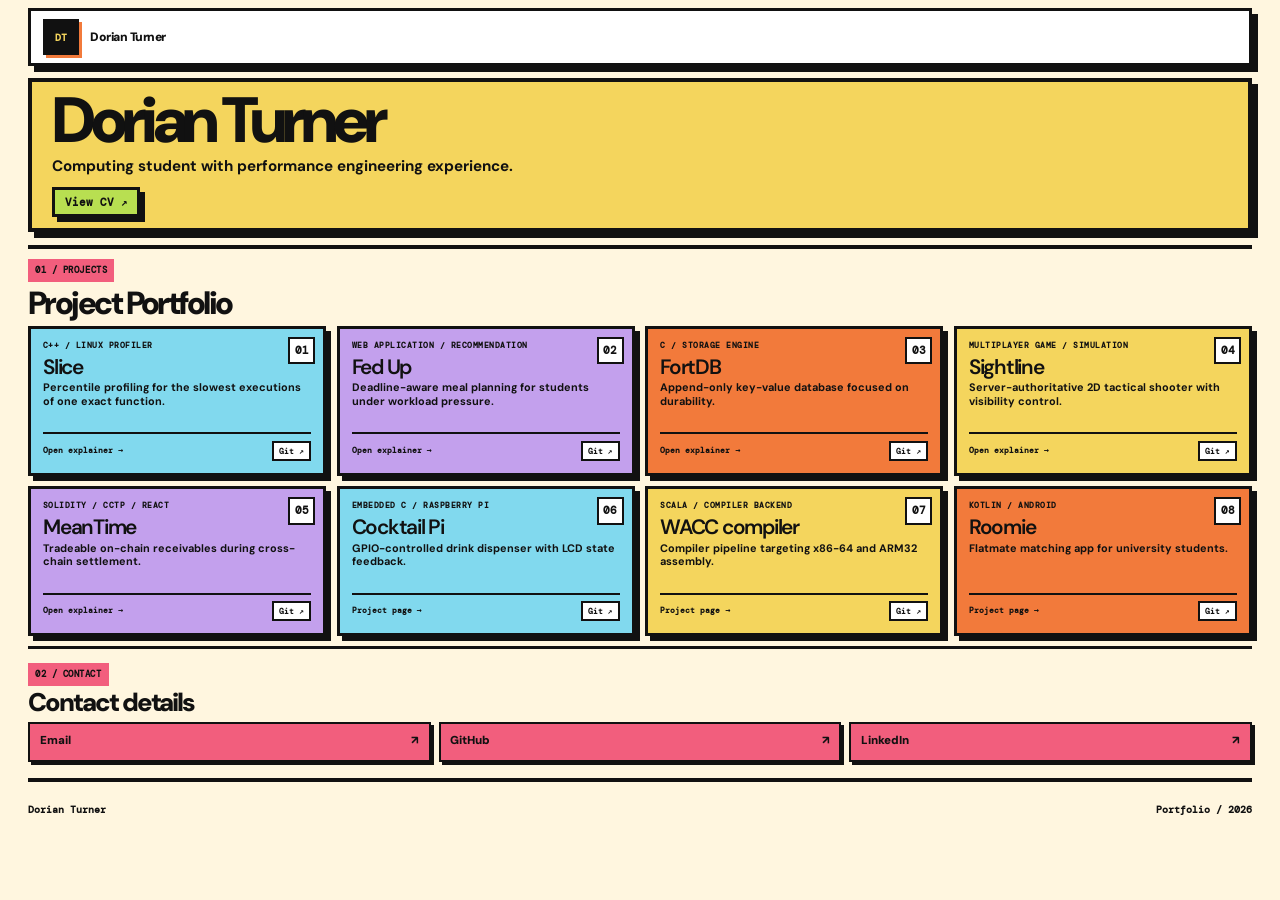
<file: index.html>
<!doctype html>
<html lang="en">
<head>
  <meta charset="utf-8">
  <meta name="viewport" content="width=device-width, initial-scale=1">
  <meta name="description" content="Dorian Turner — computing student portfolio. Systems, compilers, applications, and embedded hardware.">
  <title>Dorian Turner — Portfolio</title>
  <link rel="preconnect" href="https://fonts.googleapis.com">
  <link rel="preconnect" href="https://fonts.gstatic.com" crossorigin>
  <link href="https://fonts.googleapis.com/css2?family=DM+Mono:wght@400;500&family=DM+Sans:wght@400;500;600;700&display=swap" rel="stylesheet">
  <link rel="stylesheet" href="styles/site.css">
  <link rel="stylesheet" href="styles/neo.css">
  <link rel="stylesheet" href="styles/widgets.css">
  <link rel="stylesheet" href="styles/neo-layout.css">
  <link rel="stylesheet" href="styles/home.css">
  <script src="js/site.js" defer></script>
</head>
<body class="home-page">
  <header class="site-header">
    <a class="wordmark" href="index.html" aria-label="Dorian Turner portfolio home"><span class="wordmark-mark">DT</span><span>Dorian Turner</span></a>
  </header>

  <main>
    <section class="home-hero" aria-labelledby="page-title">
      <div>
        <h1 id="page-title">Dorian Turner</h1>
        <p class="hero-summary">Computing student with performance engineering experience.</p>
        <div class="hero-actions"><a class="cv-chip" href="assets/cv/performance-engineering.pdf" target="_blank" rel="noopener noreferrer">View CV <span aria-hidden="true">↗</span></a></div>
      </div>
    </section>

    <section id="projects" class="projects-section" aria-labelledby="projects-title">
      <div class="section-heading projects-heading"><div><p class="section-label">01 / Projects</p><h2 id="projects-title">Project Portfolio</h2></div></div>
      <div class="project-index">
        <article class="index-card"><span class="card-index">01</span><span class="card-type">C++ / Linux profiler</span><h3>Slice</h3><p>Percentile profiling for the slowest executions of one exact function.</p><span class="card-actions"><a class="card-link" href="projects/slice.html">Open explainer →</a><a class="card-git" href="https://github.com/dorianturner/slice" target="_blank" rel="noopener noreferrer">Git ↗</a></span></article>
        <article class="index-card"><span class="card-index">02</span><span class="card-type">Web application / recommendation</span><h3>Fed Up</h3><p>Deadline-aware meal planning for students under workload pressure.</p><span class="card-actions"><a class="card-link" href="projects/fed-up.html">Open explainer →</a><a class="card-git" href="https://github.com/KOLESNiii/Fed-Up" target="_blank" rel="noopener noreferrer">Git ↗</a></span></article>
        <article class="index-card"><span class="card-index">03</span><span class="card-type">C / storage engine</span><h3>FortDB</h3><p>Append-only key-value database focused on durability.</p><span class="card-actions"><a class="card-link" href="projects/fortdb.html">Open explainer →</a><a class="card-git" href="https://github.com/dorianturner/fortdb/tree/main" target="_blank" rel="noopener noreferrer">Git ↗</a></span></article>
        <article class="index-card"><span class="card-index">04</span><span class="card-type">Multiplayer game / simulation</span><h3>Sightline</h3><p>Server-authoritative 2D tactical shooter with visibility control.</p><span class="card-actions"><a class="card-link" href="projects/tac-shooter.html">Open explainer →</a><a class="card-git" href="https://github.com/dorianturner/2D-Tac-Shooter" target="_blank" rel="noopener noreferrer">Git ↗</a></span></article>
        <article class="index-card"><span class="card-index">05</span><span class="card-type">Solidity / CCTP / React</span><h3>MeanTime</h3><p>Tradeable on-chain receivables during cross-chain settlement.</p><span class="card-actions"><a class="card-link" href="projects/mean-time.html">Open explainer →</a><a class="card-git" href="https://github.com/dorianturner/Mean-Time" target="_blank" rel="noopener noreferrer">Git ↗</a></span></article>
        <article class="index-card"><span class="card-index">06</span><span class="card-type">Embedded C / Raspberry Pi</span><h3>Cocktail Pi</h3><p>GPIO-controlled drink dispenser with LCD state feedback.</p><span class="card-actions"><a class="card-link" href="projects/cocktail-pi.html">Project page →</a><a class="card-git" href="https://github.com/dorianturner/cocktailpi" target="_blank" rel="noopener noreferrer">Git ↗</a></span></article>
        <article class="index-card"><span class="card-index">07</span><span class="card-type">Scala / compiler backend</span><h3>WACC compiler</h3><p>Compiler pipeline targeting x86-64 and ARM32 assembly.</p><span class="card-actions"><a class="card-link" href="projects/wacc.html">Project page →</a><a class="card-git" href="https://gitlab.doc.ic.ac.uk/lab2526_spring/wacc_05" target="_blank" rel="noopener noreferrer">Git ↗</a></span></article>
        <article class="index-card"><span class="card-index">08</span><span class="card-type">Kotlin / Android</span><h3>Roomie</h3><p>Flatmate matching app for university students.</p><span class="card-actions"><a class="card-link" href="projects/roomie.html">Project page →</a><a class="card-git" href="https://github.com/dorianturner/Roomie" target="_blank" rel="noopener noreferrer">Git ↗</a></span></article>
      </div>
    </section>

    <section id="contact" class="contact-section" aria-labelledby="contact-title">
      <div><p class="section-label">02 / Contact</p><h2 id="contact-title">Contact details</h2></div>
      <div class="contact-links"><a href="mailto:dorianturnerwork@gmail.com">Email <span>↗</span></a><a href="https://github.com/dorianturner" target="_blank" rel="noopener noreferrer">GitHub <span>↗</span></a><a href="https://www.linkedin.com/in/dorian-turner/" target="_blank" rel="noopener noreferrer">LinkedIn <span>↗</span></a></div>
    </section>
  </main>

  <footer class="site-footer"><span>Dorian Turner</span><span>Portfolio / 2026</span></footer>
</body>
</html>
</file>
<file: styles/site.css>
/* Shared component and document structure for the neo-brutalist site. */
:root {
  --ink: #20242b;
  --muted: #66707a;
  --paper: #f8f7f2;
  --line: #d8d7d0;
  --blue: #cfe4f1;
  --blue-ink: #2d6f91;
  --lilac: #e2dced;
  --orange: #ecb98d;
  --orange-ink: #8a4f2f;
  --cream: #f2e7bd;
  --acid: #dceec2;
  --pink: #ead0d0;
  --sans: "DM Sans", system-ui, sans-serif;
  --mono: "DM Mono", monospace;
}

* { box-sizing: border-box; }
html { scroll-behavior: smooth; }
body { margin: 0; background: var(--paper); color: var(--ink); font: 400 16px/1.65 var(--sans); }
a { color: inherit; text-decoration: none; }
a:focus-visible, button:focus-visible, input:focus-visible, select:focus-visible { outline: 2px solid var(--blue-ink); outline-offset: 4px; }

.site-header, main, .site-footer { width: min(1180px, calc(100% - 72px)); margin-inline: auto; }
.site-header { display: flex; align-items: center; justify-content: space-between; gap: 2rem; padding: 2.2rem 0 1.5rem; border-bottom: 1px solid var(--line); font-size: .76rem; }
.wordmark { display: inline-flex; align-items: center; gap: .7rem; font-weight: 700; }
.wordmark-mark { display: grid; place-items: center; width: 2rem; height: 2rem; border-radius: 50%; background: var(--ink); color: var(--paper); font: .65rem var(--mono); }
nav { display: flex; gap: 2rem; color: var(--muted); }
nav a:hover { color: var(--blue-ink); }
.header-meta, .section-label, .card-type, .card-index, .card-link, .hero-facts dt, .site-footer { font-family: var(--mono); }
.header-meta { color: var(--muted); font-size: .65rem; }

main { padding: 5.5rem 0 6rem; }
.home-hero { display: grid; grid-template-columns: 1.3fr .7fr; gap: 4rem; align-items: end; min-height: 450px; padding-bottom: 6rem; }
.section-label { margin: 0 0 1rem; color: var(--blue-ink); font-size: .66rem; letter-spacing: .08em; text-transform: uppercase; }
h1, h2, h3, p { margin-top: 0; }
h1 { margin-bottom: 1.3rem; font: 700 clamp(4.5rem, 10vw, 9rem)/.9 var(--sans); letter-spacing: -.07em; }
h2 { margin-bottom: 0; font: 600 clamp(2.5rem, 5vw, 4.6rem)/1 var(--sans); letter-spacing: -.06em; }
.hero-summary { max-width: 32rem; margin: 0; color: var(--muted); font-size: 1.08rem; }
.hero-facts { margin: 0; border-top: 1px solid var(--line); }
.hero-facts div { display: grid; grid-template-columns: 1fr 1.7fr; gap: 1rem; padding: .85rem 0; border-bottom: 1px solid var(--line); }
.hero-facts dt { color: var(--muted); font-size: .63rem; text-transform: uppercase; }
.hero-facts dd { margin: 0; font-size: .78rem; }

.projects-section { padding: 1rem 0 7rem; }
.section-heading, .split-section, .contact-section { display: grid; grid-template-columns: 1fr 1fr; gap: 3rem; }
.section-heading { align-items: end; margin-bottom: 2.5rem; padding-top: 1rem; border-top: 1px solid var(--line); }
.section-note { max-width: 25rem; margin: 0; color: var(--muted); font-size: .85rem; }
.project-index { display: grid; grid-template-columns: repeat(2, 1fr); gap: 1.15rem; }
.index-card { position: relative; display: flex; min-height: 300px; flex-direction: column; justify-content: flex-end; padding: 1.6rem; overflow: hidden; transition: transform .22s ease, box-shadow .22s ease; }
.index-card:hover { transform: translateY(-5px); box-shadow: 7px 7px 0 var(--ink); }
.index-card-blue { background: var(--blue); }
.index-card-lilac { background: var(--lilac); }
.index-card-orange { background: var(--orange); }
.index-card-cream { background: var(--cream); }
.index-card-neutral { background: #e9e8e1; }
.card-index { position: absolute; top: 1.5rem; right: 1.5rem; color: rgba(32,36,43,.48); font-size: .66rem; }
.card-type { align-self: flex-start; margin-bottom: auto; color: var(--muted); font-size: .63rem; letter-spacing: .06em; text-transform: uppercase; }
.index-card h3 { margin: 0 0 .65rem; font: 600 clamp(2rem, 4vw, 3.6rem)/1 var(--sans); letter-spacing: -.06em; }
.index-card p { max-width: 27rem; margin-bottom: 1.5rem; font-size: .88rem; }
.card-link { padding-top: .85rem; border-top: 1px solid rgba(32,36,43,.22); font-size: .64rem; }

.split-section, .contact-section { padding: 2rem 0 7rem; border-top: 1px solid var(--line); }
.text-columns { display: grid; grid-template-columns: 1fr 1fr; gap: 2rem; color: var(--muted); }
.text-columns p { margin: 0; font-size: .9rem; }
.contact-links { display: flex; flex-direction: column; align-items: flex-start; }
.contact-links a { display: flex; justify-content: space-between; width: min(100%, 360px); padding: .8rem 0; border-bottom: 1px solid var(--line); font-size: .86rem; }
.contact-links span { color: var(--blue-ink); }
.site-footer { display: flex; justify-content: space-between; gap: 1rem; padding: 1.5rem 0 2.5rem; border-top: 1px solid var(--line); color: var(--muted); font-size: .64rem; }
.site-footer a:hover { color: var(--blue-ink); }
.fade-in { opacity: 0; transform: translateY(14px); transition: opacity .55s ease, transform .55s ease; }
.fade-in.visible { opacity: 1; transform: none; }

@media (max-width: 760px) {
  .site-header, main, .site-footer { width: min(100% - 36px, 600px); }
  .site-header { flex-wrap: wrap; padding-top: 1.5rem; }
  .site-header nav { order: 3; width: 100%; justify-content: space-between; gap: .5rem; }
  .header-meta { margin-left: auto; }
  .home-hero, .section-heading, .split-section, .contact-section { grid-template-columns: 1fr; gap: 2rem; }
  .home-hero { min-height: auto; padding: 3.5rem 0 5rem; }
  .project-index { grid-template-columns: 1fr; }
  .index-card { min-height: 280px; }
  .text-columns { grid-template-columns: 1fr; gap: 1rem; }
}
@media (max-width: 480px) {
  h1 { font-size: 4rem; }
  main { padding-top: 3.5rem; }
  .projects-section { padding-bottom: 5rem; }
  .split-section, .contact-section { padding-bottom: 5rem; }
}
@media (prefers-reduced-motion: reduce) {
  *, *::before, *::after { scroll-behavior: auto !important; transition-duration: .01ms !important; }
  .fade-in { opacity: 1; transform: none; }
}
</file>
<file: styles/neo.css>
/* Neo-brutalist portfolio theme. This file owns Neo visuals only. */
:root {
  --ink: #111111;
  --muted: #3f4650;
  --paper: #fff6df;
  --line: #111111;
  --blue: #81d9ee;
  --blue-ink: #111111;
  --lilac: #c3a0ed;
  --orange: #f27a3b;
  --orange-ink: #111111;
  --cream: #f4d55d;
  --acid: #b8df51;
  --pink: #f25e7d;
}

html body { background: var(--paper); color: var(--ink); font-weight: 500; }
html a:focus-visible,
html button:focus-visible,
html input:focus-visible,
html select:focus-visible { outline: 3px solid var(--pink); outline-offset: 3px; }
html .site-header { margin-top: 1.5rem; padding: 1rem 1.1rem; border: 3px solid var(--ink); background: #ffffff; box-shadow: 6px 6px 0 var(--ink); }
html .wordmark { font-weight: 900; letter-spacing: -.04em; }
html .wordmark-mark { width: 2.25rem; height: 2.25rem; border-radius: 0; background: var(--ink); color: var(--cream); font-weight: 700; box-shadow: 3px 3px 0 var(--orange); }
html nav { gap: .5rem; color: var(--ink); }
html nav a { padding: .45rem .65rem; border: 2px solid transparent; font-weight: 800; }
html nav a:hover { border-color: var(--ink); background: var(--cream); color: var(--ink); }
html .header-meta { padding: .35rem .5rem; border: 2px solid var(--ink); background: var(--acid); color: var(--ink); font-weight: 700; }
html main { padding-top: 5rem; }
html .home-hero { position: relative; min-height: 480px; padding: 3rem; border: 4px solid var(--ink); background: var(--yellow, var(--cream)); box-shadow: 12px 12px 0 var(--ink); }
html .section-label { display: inline-block; margin-bottom: 1rem; padding: .25rem .45rem; background: var(--pink); color: var(--ink); font-weight: 700; letter-spacing: .06em; }
html h1,
html h2,
html h3 { font-family: var(--sans); font-weight: 900; letter-spacing: -.08em; }
html h1 { font-size: clamp(4rem, 10vw, 9rem); line-height: .82; }
html h2 { font-size: clamp(2.5rem, 6vw, 5.5rem); line-height: .88; }
html .hero-summary,
html .section-note,
html .text-columns,
html .contact-links,
html .project-summary,
html .project-section-heading p,
html .explain-card p { color: var(--ink); }
html .hero-summary { max-width: 36rem; font-size: 1.1rem; font-weight: 700; }
html .hero-facts { border-top: 3px solid var(--ink); }
html .hero-facts div { padding: 1rem 0; border-bottom: 3px solid var(--ink); }
html .hero-facts dt { color: var(--ink); font-weight: 900; }
html .hero-facts dd { font-weight: 800; }
html .projects-section { padding-top: 2rem; }
html .section-heading,
html .split-section,
html .contact-section { gap: 4rem; }
html .section-heading { padding-top: 1.25rem; border-top: 4px solid var(--ink); }
html .section-note { padding: 1rem; border: 3px solid var(--ink); background: #ffffff; box-shadow: 5px 5px 0 var(--ink); font-weight: 700; }
html .project-index { gap: 1.5rem; }
html .index-card { min-height: 330px; padding: 1.5rem; border: 4px solid var(--ink); box-shadow: 8px 8px 0 var(--ink); transition: transform .16s ease, box-shadow .16s ease; }
html .index-card:hover { transform: translate(-5px, -5px); box-shadow: 13px 13px 0 var(--ink); }
html .index-card-blue { background: var(--blue); }
html .index-card-lilac { background: var(--lilac); }
html .index-card-orange { background: var(--orange); }
html .index-card-cream { background: var(--cream); }
html .index-card-neutral { background: var(--acid); }
html .card-index { top: 1.2rem; right: 1.2rem; padding: .3rem .45rem; border: 2px solid var(--ink); background: #ffffff; color: var(--ink); font-weight: 800; }
html .card-type { color: var(--ink); font-weight: 900; }
html .index-card h3 { font-size: clamp(2.2rem, 4vw, 4rem); }
html .index-card p { font-weight: 700; }
html .card-link { border-top: 3px solid var(--ink); font-weight: 900; }
html .split-section,
html .contact-section { border-top: 4px solid var(--ink); }
html .text-columns p { padding: 1rem; border: 3px solid var(--ink); background: #ffffff; box-shadow: 5px 5px 0 var(--ink); font-weight: 700; }
html .contact-links a { border: 3px solid var(--ink); margin-bottom: .65rem; padding: .8rem 1rem; background: var(--pink); box-shadow: 4px 4px 0 var(--ink); font-weight: 900; }
html .contact-links a:hover { transform: translate(-3px, -3px); box-shadow: 7px 7px 0 var(--ink); }
html .contact-links span { color: var(--ink); }
html .site-footer { padding: 1.25rem 0 2rem; border-top: 4px solid var(--ink); color: var(--ink); font-weight: 800; }
html .header-tools { display: flex; align-items: center; gap: 1rem; }
html .index-card h3 { font-family: var(--sans); }
html .projects-heading { grid-template-columns: 1fr; }
html .card-actions { display: flex; align-items: center; gap: .75rem; margin-top: 1.5rem; padding-top: .85rem; border-top: 3px solid var(--ink); }
html .card-link { flex: 1; padding-top: 0; border-top: 0; }
html .card-git { padding: .4rem .55rem; border: 2px solid var(--ink); background: #ffffff; font: 700 .64rem/1 var(--mono); }
html .card-link:hover { text-decoration: underline; }
html .card-git:hover { background: var(--pink); color: var(--ink); transform: translate(-2px, -2px); box-shadow: 3px 3px 0 var(--ink); }
html .index-card[role="link"] { cursor: pointer; }
html .index-card[role="link"]:focus-visible { outline: 4px solid var(--pink); outline-offset: 5px; }
html .contact-section { display: block; }
html .contact-section > div:first-child { margin-bottom: 2rem; }
html .contact-links { display: grid; grid-template-columns: repeat(3, minmax(0, 1fr)); gap: 1rem; align-items: stretch; }
html .contact-links a { width: auto; min-height: 72px; margin: 0; }

@media (max-width: 760px) {
  html .contact-links { grid-template-columns: 1fr; }
}

/* Project pages and widgets stay in the Neo module, not shared styles. */
html .project-main { padding-top: 2.5rem; }
html .project-main.slice-demo-main { padding-top: .75rem; padding-bottom: .75rem; }
html .slice-demo-main .slice-demo-description { max-width: none; margin: 0 0 .75rem; font-size: .95rem; line-height: 1.35; font-weight: 700; }
html .slice-demo-main .widget-shell { margin-top: 0; }
html .project-nav { padding: .85rem 1rem; border: 3px solid var(--ink); background: var(--acid); color: var(--ink); font-weight: 800; box-shadow: 5px 5px 0 var(--ink); }
html .project-nav a:hover { color: var(--ink); text-decoration: underline; }
html .project-header { position: relative; margin-top: 3rem; padding: 3rem; border: 4px solid var(--ink); background: var(--blue); box-shadow: 12px 12px 0 var(--ink); }
html .project-header h1 { margin-bottom: 1.1rem; font-size: clamp(4rem, 9vw, 8rem); }
html .project-summary { font-weight: 700; }
html .project-facts { border-top: 3px solid var(--ink); }
html .project-facts div { padding: 1rem 0; border-bottom: 3px solid var(--ink); }
html .project-facts dt { color: var(--ink); font-weight: 900; }
html .project-facts dd { font-weight: 800; }
html .project-section { padding: 3rem 0 5rem; border-top: 4px solid var(--ink); }
html .project-section-heading { margin-bottom: 2rem; }
html .project-section-heading h2 { font-weight: 900; }
html .project-section-heading p { font-weight: 700; }
html .explain-grid { gap: 1rem; }
html .explain-card { min-height: 190px; padding: 1.1rem; border: 3px solid var(--ink); background: #ffffff; box-shadow: 6px 6px 0 var(--ink); }
html .explain-card .section-label { margin: -1.1rem -1.1rem 1.25rem; }
html .explain-card h3 { margin-bottom: .7rem; font-size: 1.55rem; letter-spacing: -.06em; }
html .explain-card p { font-weight: 600; }
html .flow-map { gap: .9rem; padding: .3rem 0 1rem; }
html .flow-node { min-height: 135px; padding: 1rem; border: 3px solid var(--ink); background: #ffffff; box-shadow: 5px 5px 0 var(--ink); }
html .flow-node > span { color: var(--ink); font-weight: 900; }
html .flow-node strong { font-family: var(--sans); font-weight: 900; letter-spacing: -.05em; }
html .flow-node small { color: var(--muted); font-weight: 700; }
html .flow-arrow { color: var(--ink); font-weight: 900; }
html .site-footer.project-footer { margin-top: 0; }
html .project-button { border: 3px solid var(--ink); background: var(--pink); color: var(--ink); box-shadow: 5px 5px 0 var(--ink); font-family: var(--mono); font-weight: 800; }
html .project-button:hover { background: var(--acid); color: var(--ink); transform: translate(-3px, -3px); box-shadow: 8px 8px 0 var(--ink); }

html .widget-shell { margin-top: 2rem; padding: 1.25rem; border: 4px solid var(--ink); background: #ffffff; box-shadow: 8px 8px 0 var(--ink); }
html .widget-toolbar,
html .phase-toolbar { padding-bottom: 1rem; border-bottom: 3px solid var(--ink); }
html .control label,
html .control output,
html .phase-route span,
html .phase-source { color: var(--ink); font-weight: 900; }
html select,
html button { border: 3px solid var(--ink); background: var(--cream); color: var(--ink); box-shadow: 4px 4px 0 var(--ink); font-weight: 800; }
html select:hover,
html button:hover { background: var(--pink); color: var(--ink); transform: translate(-2px, -2px); box-shadow: 6px 6px 0 var(--ink); }
html .range-row input { accent-color: var(--pink); }
html .widget-status { color: var(--ink); font-weight: 900; }
html .widget-grid { gap: 1rem; }
html .widget-card { padding: 1rem; border: 3px solid var(--ink); background: var(--acid); box-shadow: 4px 4px 0 var(--ink); }
html .widget-card strong { font-family: var(--sans); font-weight: 900; }
html .widget-card span { color: var(--ink); font-weight: 700; }
html .visual-svg { border: 4px solid var(--ink); background: #071018; }
html .svg-wall { stroke: #ffffff; }
html .svg-player { fill: var(--blue); }
html .svg-enemy { fill: var(--pink); }
html .svg-sensor { fill: var(--cream); }
html .svg-vision { fill: rgba(141,231,255,.28); stroke: var(--blue); }
html .svg-smoke { fill: rgba(255,255,255,.3); }
html .pipeline { gap: .75rem; }
html .pipeline-step { border: 3px solid var(--ink); background: #ffffff; box-shadow: 4px 4px 0 var(--ink); }
html .pipeline-step.is-active { border-color: var(--ink); background: var(--blue); }
html .pipeline-step span { color: var(--ink); font-weight: 900; }
html .pipeline-step strong { font-family: var(--sans); font-weight: 900; }
html .code-preview { border: 3px solid var(--ink); background: var(--ink); color: var(--acid); }
html .timeline-item { border-top: 3px solid var(--ink); }
html .timeline-item::before { background: var(--ink); }
html .timeline-item.is-active { border-color: var(--ink); }
html .timeline-item.is-active::before { background: var(--pink); }
html .timeline-item strong { font-family: var(--sans); font-weight: 900; }
html .timeline-item span { color: var(--ink); font-weight: 700; }
html .event-row { border: 3px solid var(--ink); background: var(--cream); font-weight: 700; }
html .event-row time { color: var(--ink); font-weight: 900; }
html .pump-bar { height: .55rem; background: var(--ink); }
html .pump-bar i { background: var(--pink); }
html .screenshot-grid { gap: 1.25rem; }
html .screenshot-card { border: 4px solid var(--ink); background: #ffffff; box-shadow: 7px 7px 0 var(--ink); }
html .screenshot-frame { background: var(--acid); border-bottom: 3px solid var(--ink); }
html .screenshot-card figcaption { padding: 1rem; }
html .screenshot-card figcaption strong { font-family: var(--sans); font-weight: 900; }
html .screenshot-card figcaption span { color: var(--ink); font-weight: 600; }
html .phase-tabs { gap: .75rem; }
html .phase-tab { border: 3px solid var(--ink); background: #ffffff; box-shadow: 4px 4px 0 var(--ink); }
html .phase-tab:hover,
html .phase-tab.is-active { border-color: var(--ink); background: var(--pink); transform: translate(-2px, -2px); box-shadow: 6px 6px 0 var(--ink); }
html .phase-tab span { color: var(--ink); font-weight: 900; }
html .phase-tab strong { font-family: var(--sans); font-weight: 900; }
html .phase-detail { border: 3px solid var(--ink); background: var(--acid); }
html .phase-route div { border: 3px solid var(--ink); background: #ffffff; }
html .phase-route .phase-output { border-color: var(--ink); background: var(--blue); }
html .phase-route strong { font-family: var(--sans); font-weight: 900; }
html .phase-route b { color: var(--ink); font-weight: 900; }
html .phase-copy { color: var(--ink); font-weight: 700; }
html .meantime-step { border: 3px solid var(--ink); background: #ffffff; box-shadow: 4px 4px 0 var(--ink); }
html .meantime-step small,
html .lane-label { color: var(--ink); font-weight: 900; }
html .meantime-step strong { font-family: var(--sans); font-weight: 900; }
html .meantime-step span { color: var(--ink); font-weight: 600; }
html .contract-lane .meantime-step { border-color: var(--ink); background: var(--orange); }
html .meantime-note { border-top: 3px solid var(--ink); }
html .meantime-note strong { font-family: var(--sans); font-weight: 900; }
html .meantime-note span { color: var(--ink); font-weight: 600; }
html .fortdb-diagram { padding: 1.25rem; border: 4px solid var(--ink); background: var(--cream); box-shadow: 6px 6px 0 var(--ink); }
html .diagram-heading span { color: var(--ink); font-weight: 900; }
html .diagram-heading h3 { font-family: var(--sans); font-weight: 900; }
html .fortdb-diagram > p { color: var(--ink); font-weight: 600; }
html .tree-line strong,
html .write-path > div,
html .version-root,
html .version-map { border: 3px solid var(--ink); background: #ffffff; box-shadow: 3px 3px 0 var(--ink); }
html .tree-line strong:last-child,
html .write-path > div:last-child { border-color: var(--ink); background: var(--blue); }
html .tree-line i,
html .write-path > i,
html .version-diagram > i { color: var(--ink); font-weight: 900; }
html .tree-branches div { border-top: 3px solid var(--ink); }
html .tree-branches b,
html .version-root strong,
html .version-chain b,
html .write-path strong { font-family: var(--sans); font-weight: 900; }
html .tree-branches span,
html .version-map > span,
html .version-chain span,
html .write-path small { color: var(--ink); font-weight: 700; }
html .version-chain div { border: 3px solid var(--ink); background: var(--pink); }
html .architecture-node { border: 3px solid var(--ink); background: #ffffff; box-shadow: 4px 4px 0 var(--ink); }
html .architecture-node.is-accent { border-color: var(--ink); background: var(--blue); }
html .architecture-node small,
html .context-band small { color: var(--ink); font-weight: 900; }
html .architecture-node strong,
html .context-band strong { font-family: var(--sans); font-weight: 900; }
html .architecture-node span,
html .architecture-caption { color: var(--ink); font-weight: 600; }
html .architecture-row > b { color: var(--ink); font-weight: 900; }
html .context-band { border: 3px solid var(--ink); background: var(--orange); }
html .context-band > span { color: var(--ink); font-weight: 800; }
html .context-band > b { color: var(--ink); font-weight: 900; }

@media (max-width: 760px) {
  html .project-header { padding: 2rem 1.25rem; box-shadow: 7px 7px 0 var(--ink); }
  html .project-section { padding-bottom: 4rem; }
  html .explain-card { box-shadow: 4px 4px 0 var(--ink); }
  html .widget-shell { box-shadow: 5px 5px 0 var(--ink); }
  html .screenshot-card,
  html .fortdb-diagram { box-shadow: 4px 4px 0 var(--ink); }
}
</file>
<file: styles/widgets.css>
.widget-shell { margin-top: 2rem; padding: 1.25rem; border: 1px solid var(--line); background: #fffef9; }
.widget-toolbar { display: flex; flex-wrap: wrap; align-items: end; gap: 1rem; padding-bottom: 1.25rem; border-bottom: 1px solid var(--line); }
.control { display: grid; gap: .35rem; min-width: 150px; }.control label, .control output { color: var(--muted); font: .65rem var(--mono); text-transform: uppercase; }.control output { color: var(--ink); text-align: right; }.range-row { display: flex; align-items: center; gap: .5rem; }.range-row input { width: 120px; accent-color: var(--blue-ink); }
select, button { border: 1px solid var(--ink); border-radius: 0; background: var(--paper); color: var(--ink); font: .72rem var(--mono); padding: .65rem .75rem; }button { cursor: pointer; }button:hover { background: var(--ink); color: var(--paper); }
.widget-status { min-height: 1.5rem; margin: 1rem 0; color: var(--blue-ink); font: .72rem var(--mono); }.widget-grid { display: grid; grid-template-columns: repeat(3, 1fr); gap: .75rem; }.widget-card { padding: 1rem; border: 1px solid var(--line); background: var(--paper); }.widget-card strong, .widget-card span { display: block; }.widget-card strong { margin-bottom: .3rem; font: 600 1.05rem var(--sans); }.widget-card span { color: var(--muted); font: .68rem var(--mono); }
.visual-svg { display: block; width: 100%; height: auto; min-height: 210px; margin-top: 1rem; border: 1px solid var(--line); background: #f0f3f2; }.svg-label { fill: var(--muted); font: 10px var(--mono); }.svg-wall { stroke: var(--ink); stroke-width: 8; stroke-linecap: round; }.svg-player { fill: var(--blue-ink); }.svg-enemy { fill: #b45c4a; }.svg-sensor { fill: var(--orange-ink); }.svg-vision { fill: rgba(45,111,145,.18); stroke: var(--blue-ink); stroke-width: 1; }.svg-smoke { fill: rgba(110,110,110,.32); }
.pipeline { display: grid; grid-template-columns: repeat(6, 1fr); gap: .5rem; margin-top: 1.2rem; }.pipeline-step { min-height: 76px; padding: .65rem; border: 1px solid var(--line); background: var(--paper); text-align: left; }.pipeline-step.is-active { border-color: var(--blue-ink); background: var(--blue); }.pipeline-step span { display: block; color: var(--muted); font: .6rem var(--mono); }.pipeline-step strong { display: block; margin-top: .6rem; font: 600 .84rem var(--sans); }.code-preview { min-height: 90px; margin: .75rem 0 0; padding: .9rem; overflow: auto; background: #252a30; color: #e8ecec; font: .72rem/1.6 var(--mono); white-space: pre-wrap; }
.timeline { display: grid; grid-template-columns: repeat(4, 1fr); gap: 0; margin-top: 1.5rem; }.timeline-item { position: relative; padding: 1rem .75rem 0; border-top: 2px solid var(--line); }.timeline-item::before { position: absolute; top: -.4rem; left: 0; width: .7rem; height: .7rem; border-radius: 50%; background: var(--line); content: ""; }.timeline-item.is-active { border-color: var(--blue-ink); }.timeline-item.is-active::before { background: var(--blue-ink); }.timeline-item strong { display: block; font: 600 1rem var(--sans); }.timeline-item span { color: var(--muted); font: .67rem var(--mono); }
.event-log { display: grid; gap: .45rem; margin-top: 1rem; }.event-row { display: grid; grid-template-columns: 8rem 1fr; gap: 1rem; padding: .55rem .7rem; border-left: 2px solid var(--blue-ink); background: var(--paper); font-size: .78rem; }.event-row time { color: var(--muted); font: .65rem var(--mono); }
.pump-bar { height: .35rem; margin-top: .8rem; background: var(--line); }.pump-bar i { display: block; width: var(--pump); height: 100%; background: var(--orange-ink); }.pump-bar i.is-running { animation: pump-run 1.3s ease-in-out infinite alternate; } @keyframes pump-run { from { opacity: .35; transform: scaleX(.55); transform-origin: left; } to { opacity: 1; transform: scaleX(1); transform-origin: left; } }
@media (max-width: 700px) { .widget-grid, .pipeline { grid-template-columns: 1fr; }.timeline { grid-template-columns: 1fr 1fr; gap: 1rem; }.timeline-item { border-top: 0; border-left: 2px solid var(--line); padding: .2rem 0 .8rem 1rem; }.timeline-item::before { top: .2rem; left: -.4rem; }.event-row { grid-template-columns: 1fr; gap: .2rem; } }

.screenshot-grid { display: grid; grid-template-columns: repeat(auto-fit, minmax(280px, 1fr)); gap: 1rem; }
.screenshot-card { margin: 0; border: 1px solid var(--line); background: #fffef9; }
.screenshot-frame { display: flex; min-height: 220px; align-items: center; justify-content: center; overflow: hidden; padding: .75rem; background: #f1f1ed; }
.screenshot-frame img { display: block; width: 100%; height: auto; max-height: 520px; object-fit: contain; }
.screenshot-card figcaption { display: grid; gap: .35rem; padding: .9rem 1rem 1rem; }
.screenshot-card figcaption strong { font: 600 1.1rem/1.1 var(--sans); }
.screenshot-card figcaption span { color: var(--muted); font-size: .78rem; line-height: 1.45; }

.phase-toolbar { display: flex; align-items: end; justify-content: space-between; gap: 1rem; padding-bottom: 1rem; border-bottom: 1px solid var(--line); }
.phase-tabs { display: grid; grid-template-columns: repeat(6, 1fr); gap: .5rem; margin-top: 1rem; }
.phase-tab { min-height: 82px; padding: .7rem; border: 1px solid var(--line); background: var(--paper); color: var(--ink); text-align: left; }
.phase-tab:hover, .phase-tab.is-active { border-color: var(--blue-ink); background: var(--blue); }
.phase-tab span, .phase-tab strong { display: block; }
.phase-tab span { color: var(--muted); font: .62rem var(--mono); }
.phase-tab strong { margin-top: .7rem; font: 600 .92rem/1.05 var(--sans); }
.phase-detail { margin-top: 1rem; padding: 1.2rem; border: 1px solid var(--line); background: #f7f8f5; }
.phase-route { display: grid; grid-template-columns: 1fr auto 1fr; align-items: center; gap: 1rem; }
.phase-route div { display: grid; gap: .35rem; min-height: 70px; padding: .8rem; border: 1px solid var(--line); background: #fffef9; }
.phase-route span, .phase-source { color: var(--muted); font: .65rem var(--mono); text-transform: uppercase; }
.phase-route strong { font: 600 1.25rem/1.1 var(--sans); }
.phase-route b { color: var(--blue-ink); font: 1.4rem var(--mono); }
.phase-route .phase-output { border-color: var(--blue-ink); }
.phase-copy { max-width: 48rem; margin: 1.2rem 0 .75rem; color: var(--muted); font-size: .88rem; }
.phase-source { margin: 0; text-transform: none; }

.meantime-diagram { display: grid; gap: .75rem; }
.meantime-lane { display: grid; grid-template-columns: 10rem 1fr auto 1fr; align-items: stretch; gap: .75rem; }
.lane-label { padding: .9rem 0; color: var(--blue-ink); font: .65rem var(--mono); text-transform: uppercase; }
.meantime-step { display: grid; gap: .45rem; min-height: 120px; padding: 1rem; border: 1px solid var(--line); background: #fffef9; }
.meantime-step small { color: var(--blue-ink); font: .62rem var(--mono); }
.meantime-step strong { font: 600 1.2rem/1.05 var(--sans); }
.meantime-step span { color: var(--muted); font-size: .75rem; line-height: 1.4; }
.meantime-lane > i { align-self: center; color: var(--blue-ink); font: 1.2rem var(--mono); font-style: normal; }
.contract-lane .meantime-step { border-color: var(--orange); }
.destination-lane { grid-template-columns: 10rem 1fr; }
.meantime-note { display: grid; grid-template-columns: 10rem 1fr; gap: .75rem; margin-top: .5rem; padding: .9rem 0 0; border-top: 1px solid var(--line); }
.meantime-note strong { font: 600 1rem var(--sans); }
.meantime-note span { color: var(--muted); font-size: .78rem; }

.fortdb-diagrams { display: grid; gap: 1rem; }
.fortdb-diagram { padding: 1.25rem; border: 1px solid var(--line); background: #fffef9; }
.diagram-heading { display: grid; gap: .45rem; margin-bottom: 1.25rem; }
.diagram-heading span { color: var(--blue-ink); font: .65rem var(--mono); text-transform: uppercase; }
.diagram-heading h3 { margin: 0; font: 600 1.65rem/1.05 var(--sans); }
.fortdb-diagram > p { max-width: 52rem; margin: 1.15rem 0 0; color: var(--muted); font-size: .8rem; line-height: 1.5; }
.tree-line, .write-path, .version-diagram { display: flex; align-items: center; gap: .7rem; overflow-x: auto; padding-bottom: .25rem; }
.tree-line strong, .write-path > div, .version-root, .version-map { padding: .8rem; border: 1px solid var(--line); background: var(--paper); white-space: nowrap; }
.tree-line strong:last-child, .write-path > div:last-child { border-color: var(--blue-ink); }
.tree-line i, .write-path > i, .version-diagram > i { color: var(--blue-ink); font: 1rem var(--mono); font-style: normal; }
.tree-branches { display: grid; grid-template-columns: repeat(4, 1fr); gap: .6rem; margin-top: .7rem; padding-left: 4.5rem; }
.tree-branches div { display: grid; gap: .4rem; padding: .7rem; border-top: 2px solid var(--ink); }
.tree-branches b { font: 600 .95rem var(--sans); }
.tree-branches span, .version-map > span, .version-chain span, .write-path small { color: var(--muted); font: .62rem var(--mono); }
.version-root, .version-map { display: grid; gap: .55rem; }
.version-root small { color: var(--blue-ink); font: .62rem var(--mono); }
.version-root strong { font: 600 1rem var(--sans); }
.version-chain { display: flex; align-items: center; gap: .5rem; margin-top: .2rem; }
.version-chain div { display: grid; gap: .3rem; min-width: 90px; padding: .55rem; border: 1px solid var(--line); }
.version-chain b { font: 600 1rem var(--sans); }
.write-path { align-items: stretch; }
.write-path > div { display: grid; gap: .45rem; flex: 1; white-space: normal; }
.write-path strong { font: 600 .92rem/1.2 var(--sans); }

.architecture-row, .architecture-branch, .context-band { display: grid; align-items: stretch; gap: .7rem; }
.architecture-row { grid-template-columns: 1fr auto 1fr auto 1fr; }
.architecture-branch { grid-template-columns: repeat(2, 1fr); padding-left: 15%; }
.architecture-node { display: grid; gap: .4rem; min-height: 110px; padding: 1rem; border: 1px solid var(--line); background: #fffef9; }
.architecture-node.is-accent { border-color: var(--blue-ink); background: var(--blue); }
.architecture-node small, .context-band small { color: var(--blue-ink); font: .62rem var(--mono); text-transform: uppercase; }
.architecture-node strong, .context-band strong { font: 600 1.15rem/1.05 var(--sans); }
.architecture-node span { color: var(--muted); font-size: .75rem; line-height: 1.4; }
.architecture-row > b { align-self: center; color: var(--blue-ink); font: 1.2rem var(--mono); }
.context-band { grid-template-columns: auto 1fr auto auto; align-items: center; padding: 1rem; border: 1px solid var(--orange); background: #fff8ed; }
.context-band > div { display: grid; gap: .35rem; }
.context-band > span { color: var(--muted); font: .7rem var(--mono); }
.context-band > b { color: var(--orange); font: 1.2rem var(--mono); }
.architecture-caption { max-width: 54rem; margin: 0; color: var(--muted); font-size: .8rem; line-height: 1.5; }

@media (max-width: 800px) { .phase-tabs { grid-template-columns: repeat(3, 1fr); }.meantime-lane { grid-template-columns: 1fr; }.meantime-lane > i { justify-self: center; transform: rotate(90deg); }.destination-lane { grid-template-columns: 1fr; }.meantime-note { grid-template-columns: 1fr; }.tree-branches { grid-template-columns: repeat(2, 1fr); padding-left: 0; }.architecture-row { grid-template-columns: 1fr; }.architecture-row > b { justify-self: center; transform: rotate(90deg); }.architecture-branch { grid-template-columns: 1fr; padding-left: 0; }.context-band { grid-template-columns: 1fr; }.context-band > b { justify-self: center; transform: rotate(90deg); } }
@media (max-width: 520px) { .phase-toolbar { align-items: start; flex-direction: column; }.phase-tabs { grid-template-columns: repeat(2, 1fr); }.phase-route { grid-template-columns: 1fr; }.phase-route b { justify-self: center; transform: rotate(90deg); }.tree-branches { grid-template-columns: 1fr; }.version-diagram { align-items: stretch; flex-direction: column; }.version-diagram > i { align-self: center; transform: rotate(90deg); }.write-path { display: grid; grid-template-columns: 1fr; }.write-path > i { justify-self: center; transform: rotate(90deg); } }

/* FortDB data-flow explainer */
.fortdb-flow-stack { gap: 1.5rem; }
.fortdb-flow-card { padding: 1.4rem; background: #ffffff; }
.fortdb-flow-card:nth-child(2) { background: var(--orange); }
.fortdb-flow-card:nth-child(3) { background: var(--blue); }
.fortdb-flow-card:nth-child(4) { background: var(--acid); }
.fortdb-flow-card .diagram-heading { margin-bottom: 1.4rem; }
.fortdb-flow-card .diagram-heading span { color: var(--ink); font-weight: 900; }
.fortdb-flow-card .diagram-heading h3 { font-size: clamp(1.8rem, 4vw, 3rem); }
.fortdb-flow-row { display: grid; grid-template-columns: 1fr auto 1fr auto 1fr; align-items: stretch; gap: .8rem; }
.fortdb-flow-node { display: grid; align-content: start; gap: .45rem; min-height: 120px; padding: 1rem; border: 3px solid var(--ink); background: #ffffff; box-shadow: 4px 4px 0 var(--ink); }
.fortdb-flow-node.is-accent { background: var(--pink); }
.fortdb-flow-node small, .fortdb-parse-options b, .fortdb-chain-state > small, .fortdb-compaction-files b { color: var(--ink); font: 800 .62rem/1.2 var(--mono); text-transform: uppercase; }
.fortdb-flow-node strong { font-family: var(--sans); font-size: 1.1rem; font-weight: 900; line-height: 1.1; }
.fortdb-flow-node span, .fortdb-compaction-files span { color: var(--ink); font-size: .75rem; font-weight: 700; line-height: 1.35; }
.fortdb-flow-node code { padding: .55rem; background: var(--ink); color: var(--acid); font: .72rem/1.35 var(--mono); white-space: normal; overflow-wrap: anywhere; }
.fortdb-flow-node span code { padding: 0; background: transparent; color: inherit; font: inherit; }
.fortdb-flow-row > i, .fortdb-chain > i, .fortdb-read-route > i, .fortdb-read-chain > i, .fortdb-compaction-files > i { align-self: center; color: var(--ink); font: 900 1.4rem var(--mono); font-style: normal; }
.fortdb-parse-options { display: grid; grid-template-columns: repeat(3, 1fr); gap: .75rem; margin-top: 1rem; }
.fortdb-parse-options div { display: grid; gap: .35rem; padding: .75rem; border: 3px solid var(--ink); background: var(--cream); }
.fortdb-parse-options span { font-weight: 900; }
.fortdb-chain-change { display: grid; grid-template-columns: 1fr auto 1.5fr; align-items: center; gap: 1rem; margin-top: 1.2rem; }
.fortdb-chain-state { display: grid; gap: .55rem; padding: .8rem; border: 3px solid var(--ink); background: #ffffff; }
.fortdb-chain-state.is-result { background: var(--cream); }
.fortdb-chain, .fortdb-read-chain { display: flex; align-items: center; gap: .5rem; overflow-x: auto; }
.fortdb-version { display: grid; gap: .3rem; min-width: 84px; padding: .65rem; border: 3px solid var(--ink); background: #ffffff; }
.fortdb-version b { font: 900 1rem var(--sans); }
.fortdb-version span { font: 700 .65rem/1.25 var(--mono); }
.fortdb-version.is-tombstone { background: var(--pink); }
.fortdb-version.is-selected { background: var(--blue); }
.fortdb-big-arrow { color: var(--ink); font: 900 1.8rem var(--mono); font-style: normal; }
.fortdb-read-grid { display: grid; grid-template-columns: repeat(2, 1fr); gap: 1rem; }
.fortdb-read-route { display: grid; grid-template-columns: 1fr auto 1fr; align-items: stretch; gap: .6rem; }
.fortdb-read-route .fortdb-flow-node { min-height: 150px; }
.fortdb-read-chain { justify-content: center; margin-top: 1.1rem; padding: .8rem; border: 3px solid var(--ink); background: var(--cream); }
.fortdb-compaction-row .fortdb-flow-node { min-height: 145px; }
.fortdb-compaction-files { display: grid; grid-template-columns: 1fr auto 1fr; align-items: center; gap: 1rem; margin-top: 1rem; }
.fortdb-compaction-files > div { display: grid; gap: .35rem; padding: .8rem; border: 3px solid var(--ink); background: #ffffff; }
.fortdb-compaction-files > div.is-result { background: var(--pink); }
.fortdb-flow-card > p { color: var(--ink); font-weight: 700; }

@media (max-width: 760px) {
  .fortdb-flow-card { padding: 1rem; }
  .fortdb-flow-row, .fortdb-read-route { grid-template-columns: 1fr; }
  .fortdb-flow-row > i, .fortdb-read-route > i { justify-self: center; transform: rotate(90deg); }
  .fortdb-parse-options, .fortdb-read-grid { grid-template-columns: 1fr; }
  .fortdb-chain-change, .fortdb-compaction-files { grid-template-columns: 1fr; }
  .fortdb-big-arrow, .fortdb-compaction-files > i { justify-self: center; transform: rotate(90deg); }
  .fortdb-read-chain { justify-content: flex-start; }
}

#architecture-visual .screenshot-grid { grid-template-columns: 1fr; }

.slice-demo-widget { display: grid; gap: .8rem; }
.slice-demo-frame { display: block; width: 100%; height: 1100px; border: 1px solid var(--line); background: #101218; }

@media (max-width: 700px) {
  .slice-demo-frame { height: 1500px; }
}
</file>
<file: styles/neo-layout.css>
/* Shared layout rules for the neo-brutalist site. */
html {
  --page-width: 1240px;
  --page-gutter: 56px;
  --hero-height: 500px;
  --card-height: 330px;
}

html body { font-size: 16px; }
html .site-header,
html main,
html .site-footer { width: min(var(--page-width), calc(100% - var(--page-gutter))); }

html .site-header {
  display: flex;
  flex-wrap: wrap;
  align-items: center;
  min-height: 78px;
  margin-top: 1.5rem;
  padding: 1rem 1.1rem;
}

html .site-header nav { order: initial; width: auto; }
html .header-tools {
  display: flex;
  align-items: center;
  flex-wrap: nowrap;
  width: auto;
  margin-left: auto;
  padding-top: 0;
  border-top: 0;
}

html main { padding-top: 5rem; }
html .home-hero {
  grid-template-columns: 1.25fr .75fr;
  align-items: center;
  min-height: var(--hero-height);
  padding: 4.5rem 3rem 3rem;
}
html h1 { font-size: clamp(4rem, 10vw, 9rem); line-height: .82; }
html h2 { font-size: clamp(2.5rem, 6vw, 5.5rem); line-height: .88; }
html h3 { font-size: clamp(2.2rem, 4vw, 4rem); line-height: .95; }

html .index-card { min-height: var(--card-height); }
html .index-card { padding: 1.5rem; }
html .contact-links { grid-template-columns: repeat(3, minmax(0, 1fr)); }

html .project-main { padding-top: 2.5rem; }
html .project-header {
  grid-template-columns: 1.2fr .8fr;
  align-items: end;
  min-height: var(--hero-height);
  margin-top: 3rem;
  padding: 4.5rem 3rem 3rem;
}
html .project-header h1 { font-size: clamp(4rem, 9vw, 8rem); line-height: .82; }
html .project-section { padding: 3rem 0 5rem; }
html .project-section-heading { grid-template-columns: 1fr 1.6fr; }
html .explain-grid { grid-template-columns: repeat(3, 1fr); }
html .explain-card { min-height: 190px; }

@media (max-width: 760px) {
  html {
    --page-gutter: 32px;
    --hero-height: auto;
    --card-height: 280px;
  }
  html .site-header,
  html main,
  html .site-footer { width: min(calc(100% - var(--page-gutter)), 600px); }
  html .site-header { margin-top: 1rem; }
  html .site-header nav { order: 3; width: 100%; }
  html .header-tools { order: 2; margin-left: auto; }
  html .home-hero,
  html .project-header { grid-template-columns: 1fr; gap: 2rem; }
  html .home-hero { padding: 3rem 1.25rem 2rem; }
  html .project-header { padding: 4rem 1.25rem 2rem; }
  html .explain-grid { grid-template-columns: 1fr; }
  html .contact-links { grid-template-columns: 1fr; }
  html .project-section-heading { grid-template-columns: 1fr; gap: 2rem; }
}

/* Slice overview: keep the motivation and investigation loop in one bounded widget. */
html .slice-overview-widget {
  display: grid;
  grid-template-columns: minmax(0, .9fr) minmax(0, 1.6fr);
  gap: 1rem;
}

html .slice-overview-copy,
html .slice-overview-step {
  display: grid;
  align-content: start;
  gap: .8rem;
  min-width: 0;
  padding: 1rem;
  border: 1px solid var(--line);
  background: var(--paper);
}

html .slice-overview-copy .phase-source,
html .slice-overview-step > span {
  margin: 0;
  color: var(--blue-ink);
  font: .65rem var(--mono);
  text-transform: uppercase;
}

html .slice-overview-lead {
  margin: 0;
  font: 700 clamp(1.25rem, 2.3vw, 2rem)/1.1 var(--sans);
  letter-spacing: -.04em;
}

html .slice-overview-context,
html .slice-overview-step p {
  margin: 0;
  color: var(--muted);
  font-size: .84rem;
  line-height: 1.5;
}

html .slice-overview-flow {
  display: grid;
  grid-template-columns: repeat(3, minmax(0, 1fr));
  gap: .75rem;
}

html .slice-overview-step {
  gap: .55rem;
  min-height: 150px;
}

html .slice-overview-step > span { color: var(--blue-ink); }

html .slice-overview-step h3 {
  margin: 0;
  font: 700 1.1rem/1.05 var(--sans);
  letter-spacing: -.04em;
}

@media (max-width: 760px) {
  html .slice-overview-widget { grid-template-columns: 1fr; }
  html .slice-overview-flow { grid-template-columns: repeat(3, minmax(0, 1fr)); }
}

@media (max-width: 520px) {
  html .slice-overview-flow { grid-template-columns: 1fr; }
}
</file>
<file: styles/home.css>
/* Compact home layout: title card first, followed by the complete project grid. */
.home-page .site-header {
  min-height: 58px;
  margin-top: .5rem;
  padding: .45rem .75rem;
  gap: 1rem;
}

.home-page main { padding-top: .75rem; padding-bottom: .5rem; }

.home-page .home-hero {
  grid-template-columns: 1fr;
  gap: 0;
  min-height: 0;
  padding: .7rem 1.25rem;
  box-shadow: 6px 6px 0 var(--ink);
}

.home-page .home-hero h1 {
  margin-bottom: .55rem;
  font-size: clamp(2.8rem, 5vw, 4.4rem);
  line-height: .86;
}

.home-page .home-hero .section-label { margin-bottom: .45rem; font-size: .56rem; }
.home-page .hero-summary { font-size: .95rem; line-height: 1.3; }
.home-page .hero-actions { display: flex; flex-wrap: wrap; gap: .5rem; margin-top: .65rem; }
.home-page .cv-chip { display: inline-flex; align-items: center; gap: .45rem; padding: .4rem .6rem; border: 3px solid var(--ink); background: var(--acid); color: var(--ink); font: 700 .68rem/1 var(--mono); box-shadow: 5px 5px 0 var(--ink); }
.home-page .cv-chip:hover { background: var(--pink); color: var(--ink); transform: translate(-2px, -2px); box-shadow: 8px 8px 0 var(--ink); }
.home-page .projects-section { padding: .8rem 0 .6rem; scroll-margin-top: .5rem; }
.home-page .projects-heading { margin-bottom: .5rem; padding-top: .4rem; }
.home-page .projects-heading .section-label { margin-bottom: .35rem; font-size: .56rem; }
.home-page .projects-heading h2 { font-size: clamp(1.6rem, 2.5vw, 2.4rem); line-height: .95; }
.home-page .project-index { grid-template-columns: repeat(4, minmax(0, 1fr)); gap: .65rem; }
.home-page .index-card:nth-child(8n + 1),
.home-page .index-card:nth-child(8n + 6) { background: var(--blue); }
.home-page .index-card:nth-child(8n + 2),
.home-page .index-card:nth-child(8n + 5) { background: var(--lilac); }
.home-page .index-card:nth-child(8n + 3),
.home-page .index-card:nth-child(8n + 8) { background: var(--orange); }
.home-page .index-card:nth-child(8n + 4),
.home-page .index-card:nth-child(8n + 7) { background: var(--cream); }
.home-page .index-card {
  min-height: 150px;
  padding: .75rem;
  border-width: 3px;
  box-shadow: 5px 5px 0 var(--ink);
}

.home-page .index-card:hover { box-shadow: 8px 8px 0 var(--ink); }
.home-page .card-index { top: .5rem; right: .5rem; padding: .18rem .28rem; }
.home-page .card-type { max-width: calc(100% - 1.5rem); margin-bottom: .4rem; font-size: .52rem; line-height: 1.15; }
.home-page .index-card h3 { margin-bottom: .3rem; font-size: clamp(1.3rem, 1.6vw, 1.85rem); line-height: .95; }
.home-page .index-card p { margin-bottom: .5rem; font-size: .68rem; line-height: 1.22; }
.home-page .card-actions { gap: .4rem; margin-top: auto; padding-top: .4rem; border-top-width: 2px; }
.home-page .card-link { font-size: .53rem; }
.home-page .card-git { padding: .26rem .32rem; font-size: .5rem; }

.home-page .contact-section { padding: .65rem 0 .5rem; border-top-width: 3px; }
.home-page .contact-section > div:first-child { margin-bottom: .4rem; }
.home-page .contact-section .section-label { margin-bottom: .3rem; font-size: .54rem; }
.home-page .contact-section h2 { font-size: clamp(1.25rem, 2vw, 1.8rem); line-height: 1; }
.home-page .contact-links { gap: .5rem; }
.home-page .contact-links a { min-height: 40px; padding: .4rem .6rem; border-width: 2px; box-shadow: 3px 3px 0 var(--ink); font-size: .72rem; }

@media (min-width: 761px) and (max-width: 950px) {
  .home-page .site-header,
  .home-page main,
  .home-page .site-footer { width: calc(100% - 32px); }
}

@media (max-width: 760px) {
  .home-page .site-header { margin-top: .4rem; }
  .home-page main { padding-top: .6rem; }
  .home-page .home-hero {
    grid-template-columns: 1fr;
    gap: 0;
    padding: .55rem;
  }
  .home-page .home-hero h1 { font-size: clamp(1.8rem, 8vw, 2.8rem); }
  .home-page .home-hero .section-label { font-size: .48rem; }
  .home-page .hero-summary { font-size: .7rem; }
  .home-page .project-index { grid-template-columns: repeat(2, minmax(0, 1fr)); gap: .4rem; }
  .home-page .index-card { min-height: 128px; padding: .5rem; }
  .home-page .card-index { top: .35rem; right: .35rem; }
  .home-page .card-type { margin-bottom: .25rem; font-size: .46rem; }
  .home-page .index-card h3 { margin-bottom: .2rem; font-size: clamp(1.05rem, 4vw, 1.4rem); }
  .home-page .index-card p { display: -webkit-box; margin-bottom: .35rem; overflow: hidden; font-size: .58rem; line-height: 1.2; -webkit-box-orient: vertical; -webkit-line-clamp: 2; }
  .home-page .card-actions { gap: .25rem; padding-top: .3rem; }
  .home-page .card-link { font-size: .45rem; }
  .home-page .card-git { padding: .2rem .25rem; font-size: .44rem; }
}
</file>
